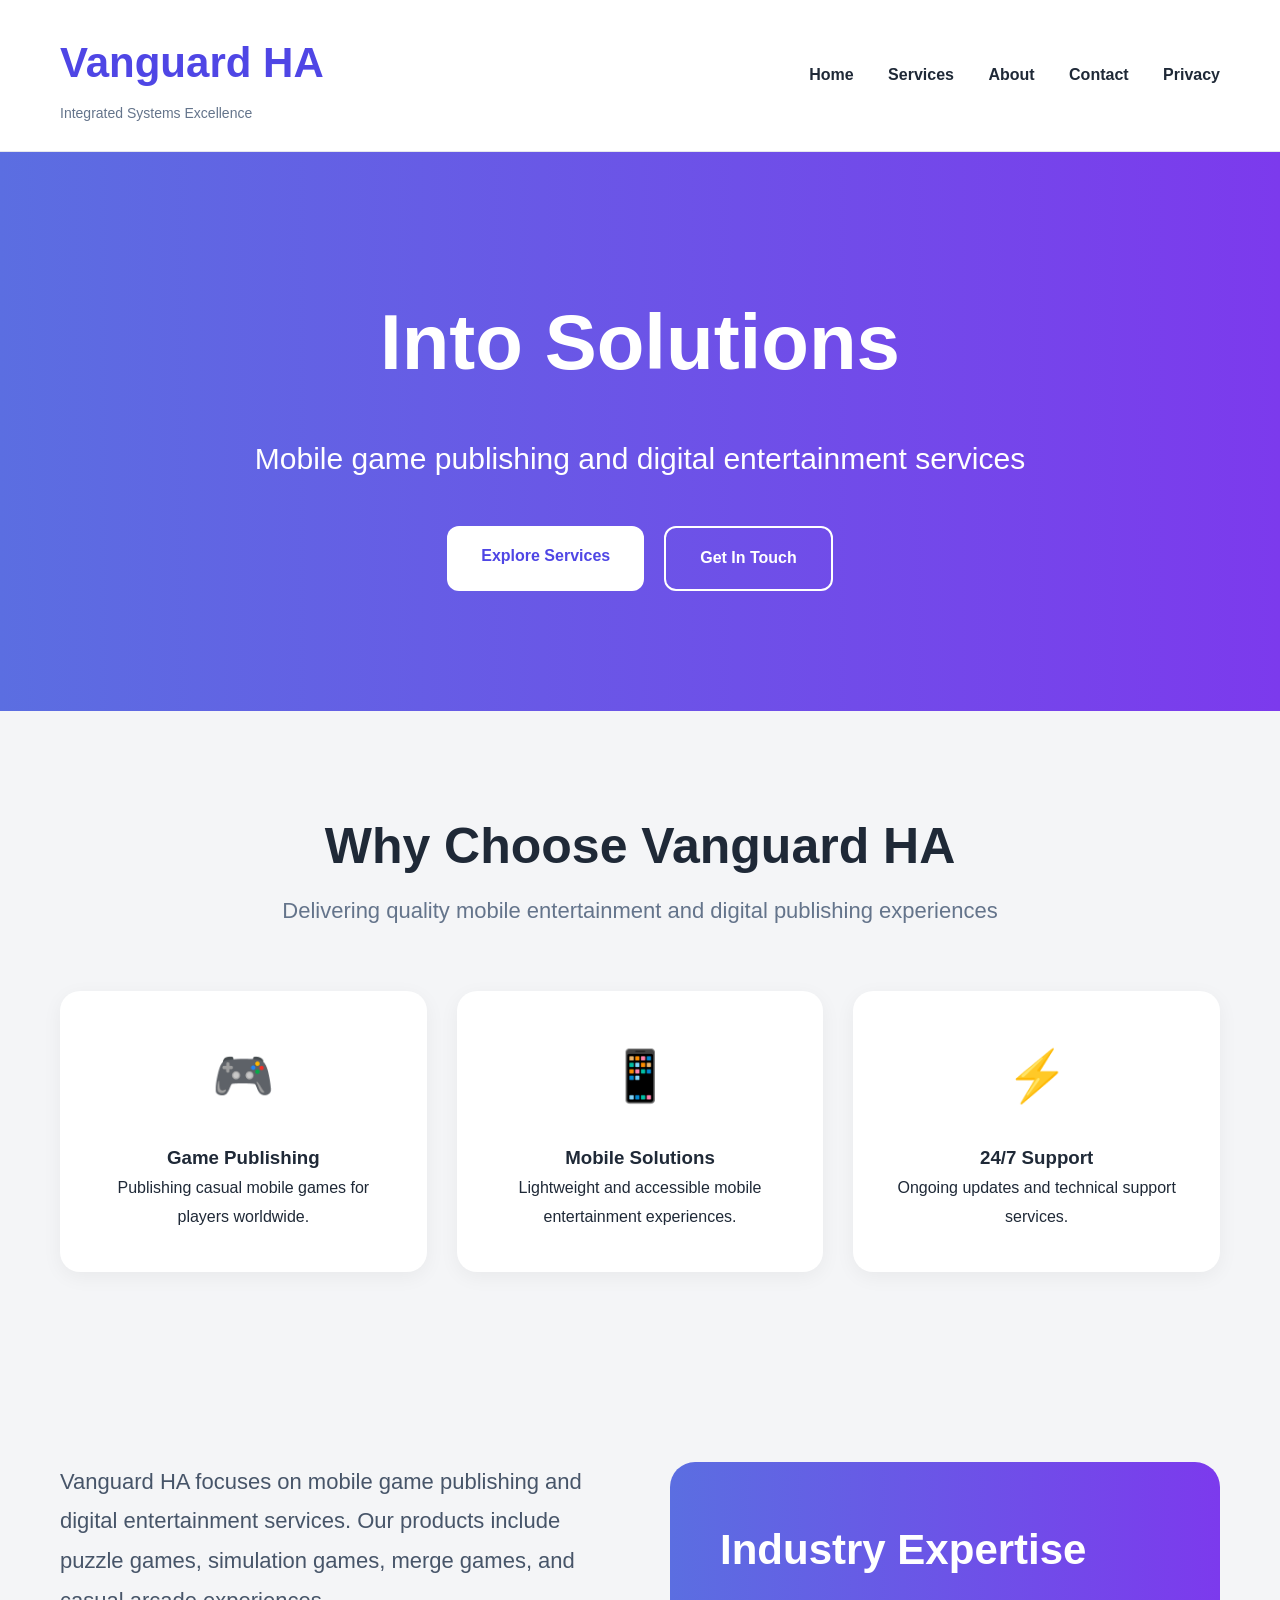
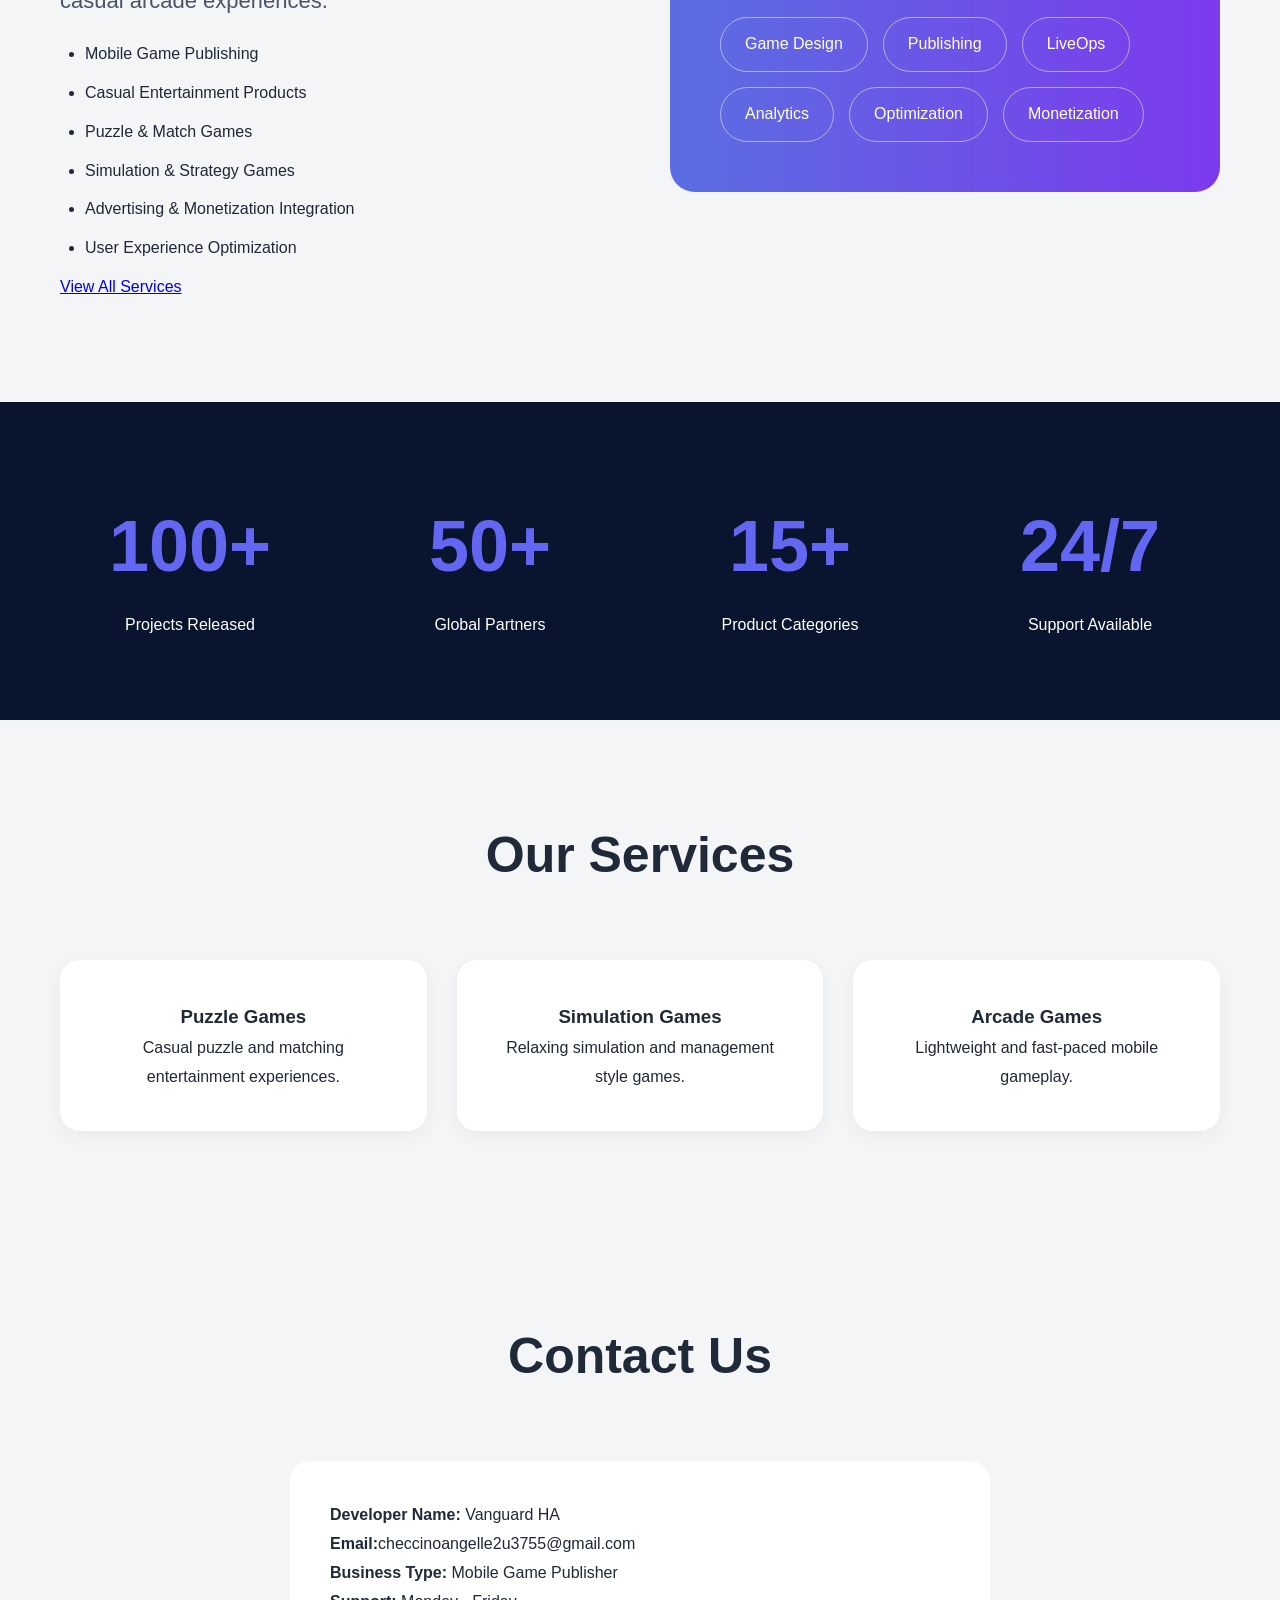
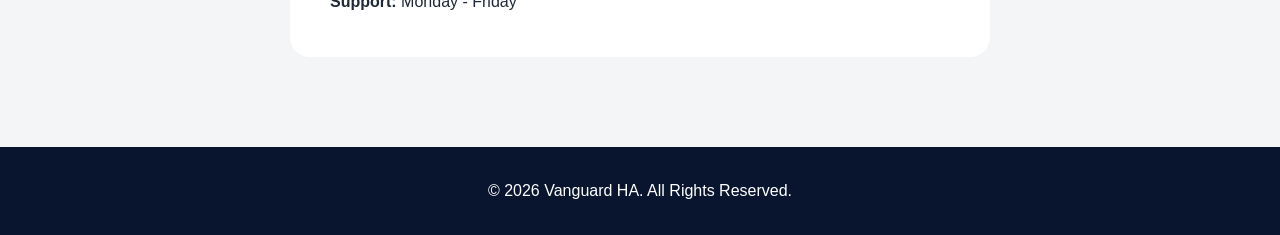
<file: index.html>
<!DOCTYPE html>
<html lang="en">
<head>
    <meta charset="UTF-8">
    <meta name="viewport" content="width=device-width, initial-scale=1.0">
    <title>Vanguard HA</title>
    <link rel="stylesheet" href="styles.css">
</head>
<body>

<header class="navbar">
    <div class="logo-area">
        <h1>Vanguard HA</h1>
        <p>Integrated Systems Excellence</p>
    </div>

    <nav>
        <a href="index.html">Home</a>
        <a href="#services">Services</a>
        <a href="#about">About</a>
        <a href="#contact">Contact</a>
        <a href="privacy.html">Privacy</a>
    </nav>
</header>

<section class="hero">
    <div class="hero-content">
        <h2>Into Solutions</h2>
        <p>Mobile game publishing and digital entertainment services</p>

        <div class="hero-buttons">
            <a href="#services" class="btn-primary">Explore Services</a>
            <a href="#contact" class="btn-secondary">Get In Touch</a>
        </div>
    </div>
</section>

<section class="features">
    <div class="section-title">
        <h2>Why Choose Vanguard HA</h2>
        <p>Delivering quality mobile entertainment and digital publishing experiences</p>
    </div>

    <div class="feature-grid">
        <div class="feature-card">
            <div class="icon">🎮</div>
            <h3>Game Publishing</h3>
            <p>Publishing casual mobile games for players worldwide.</p>
        </div>

        <div class="feature-card">
            <div class="icon">📱</div>
            <h3>Mobile Solutions</h3>
            <p>Lightweight and accessible mobile entertainment experiences.</p>
        </div>

        <div class="feature-card">
            <div class="icon">⚡</div>
            <h3>24/7 Support</h3>
            <p>Ongoing updates and technical support services.</p>
        </div>
    </div>
</section>

<section class="about-section" id="about">

    <div class="about-left">
        <p>
            Vanguard HA focuses on mobile game publishing and digital entertainment services.
            Our products include puzzle games, simulation games, merge games,
            and casual arcade experiences.
        </p>

        <ul>
            <li>Mobile Game Publishing</li>
            <li>Casual Entertainment Products</li>
            <li>Puzzle & Match Games</li>
            <li>Simulation & Strategy Games</li>
            <li>Advertising & Monetization Integration</li>
            <li>User Experience Optimization</li>
        </ul>

        <a href="#services" class="service-link">View All Services</a>
    </div>

    <div class="about-right">
        <div class="about-box">
            <h3>Industry Expertise</h3>

            <div class="tag-grid">
                <span>Game Design</span>
                <span>Publishing</span>
                <span>LiveOps</span>
                <span>Analytics</span>
                <span>Optimization</span>
                <span>Monetization</span>
            </div>
        </div>
    </div>

</section>

<section class="stats">
    <div class="stat-item">
        <h2>100+</h2>
        <p>Projects Released</p>
    </div>

    <div class="stat-item">
        <h2>50+</h2>
        <p>Global Partners</p>
    </div>

    <div class="stat-item">
        <h2>15+</h2>
        <p>Product Categories</p>
    </div>

    <div class="stat-item">
        <h2>24/7</h2>
        <p>Support Available</p>
    </div>
</section>

<section class="services" id="services">
    <div class="section-title">
        <h2>Our Services</h2>
    </div>

    <div class="service-grid">
        <div class="service-card">
            <h3>Puzzle Games</h3>
            <p>Casual puzzle and matching entertainment experiences.</p>
        </div>

        <div class="service-card">
            <h3>Simulation Games</h3>
            <p>Relaxing simulation and management style games.</p>
        </div>

        <div class="service-card">
            <h3>Arcade Games</h3>
            <p>Lightweight and fast-paced mobile gameplay.</p>
        </div>
    </div>
</section>

<section class="contact" id="contact">
    <div class="section-title">
        <h2>Contact Us</h2>
    </div>

    <div class="contact-box">
        <p><strong>Developer Name:</strong> Vanguard HA</p>
        <p><strong>Email:</strong>checcinoangelle2u3755@gmail.com</p>
        <p><strong>Business Type:</strong> Mobile Game Publisher</p>
        <p><strong>Support:</strong> Monday - Friday</p>
    </div>
</section>

<footer>
    <p>© 2026 Vanguard HA. All Rights Reserved.</p>
</footer>

</body>
</html>
</file>
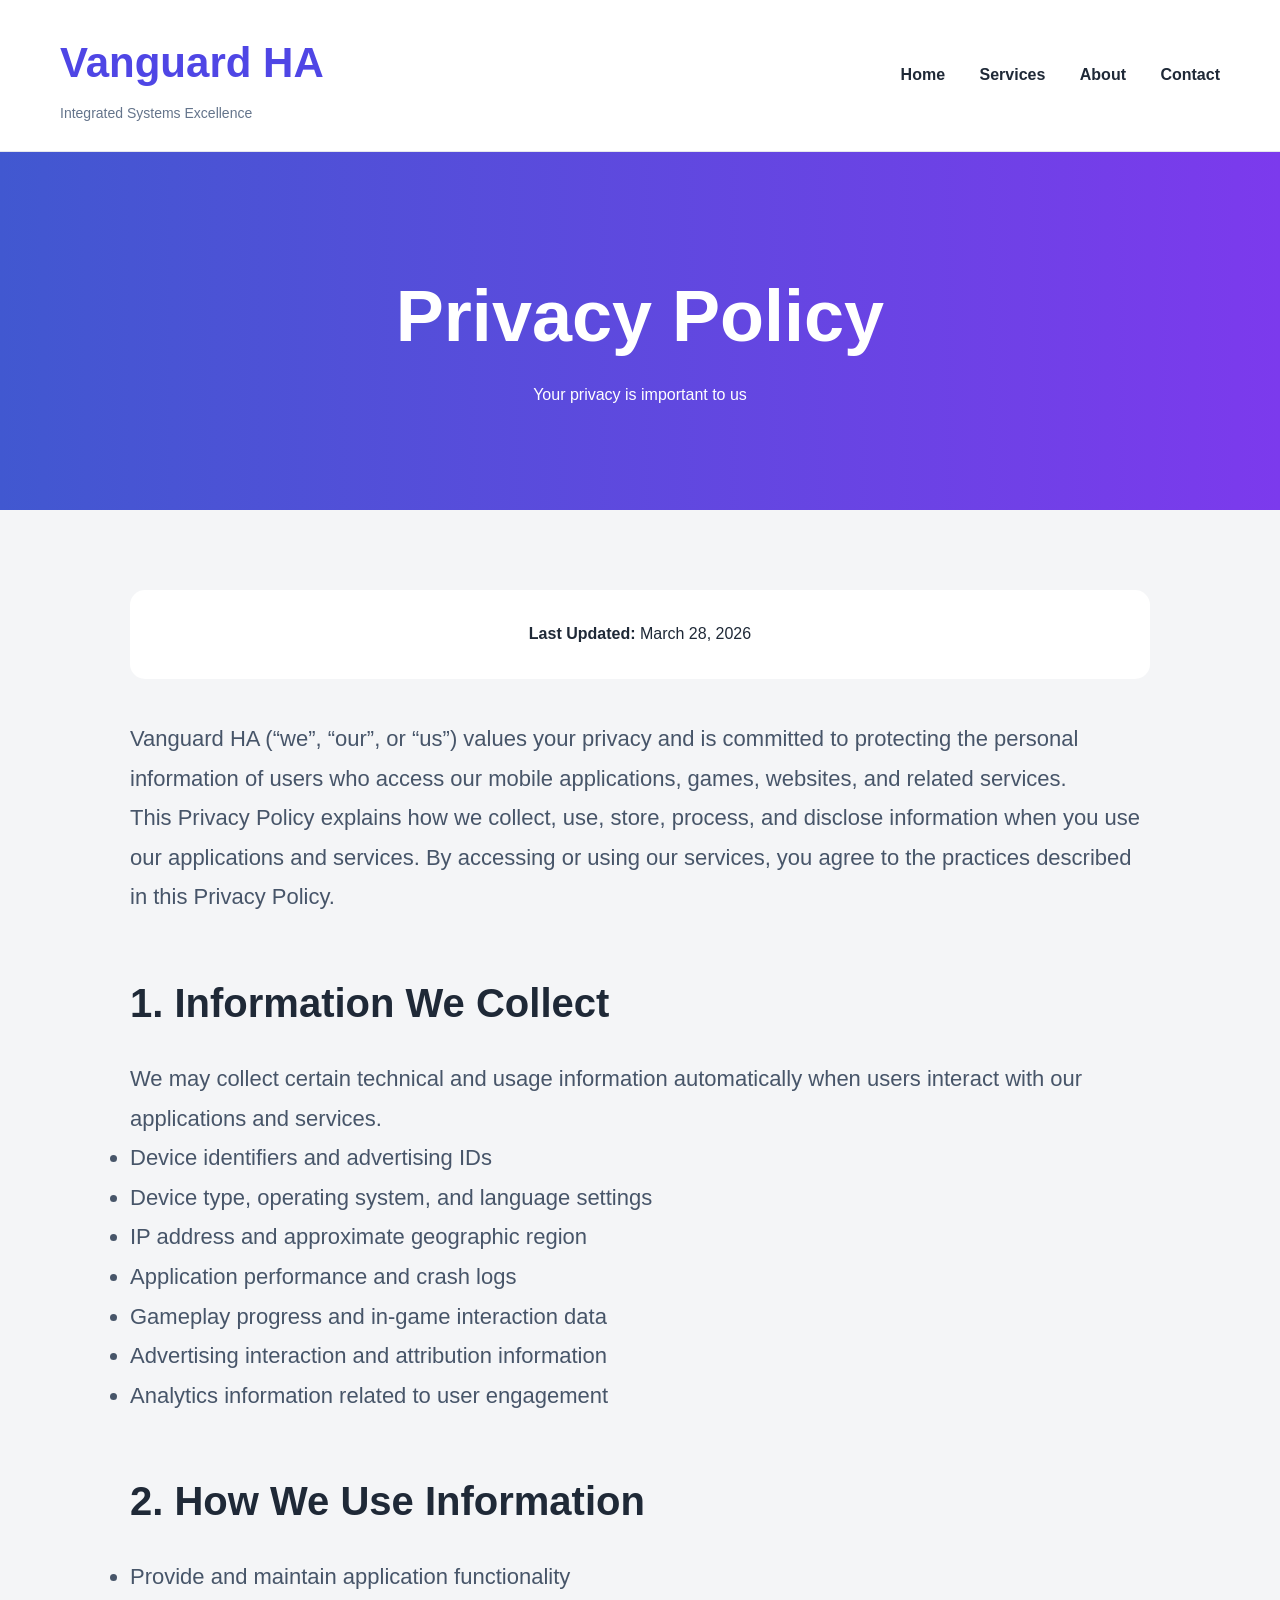
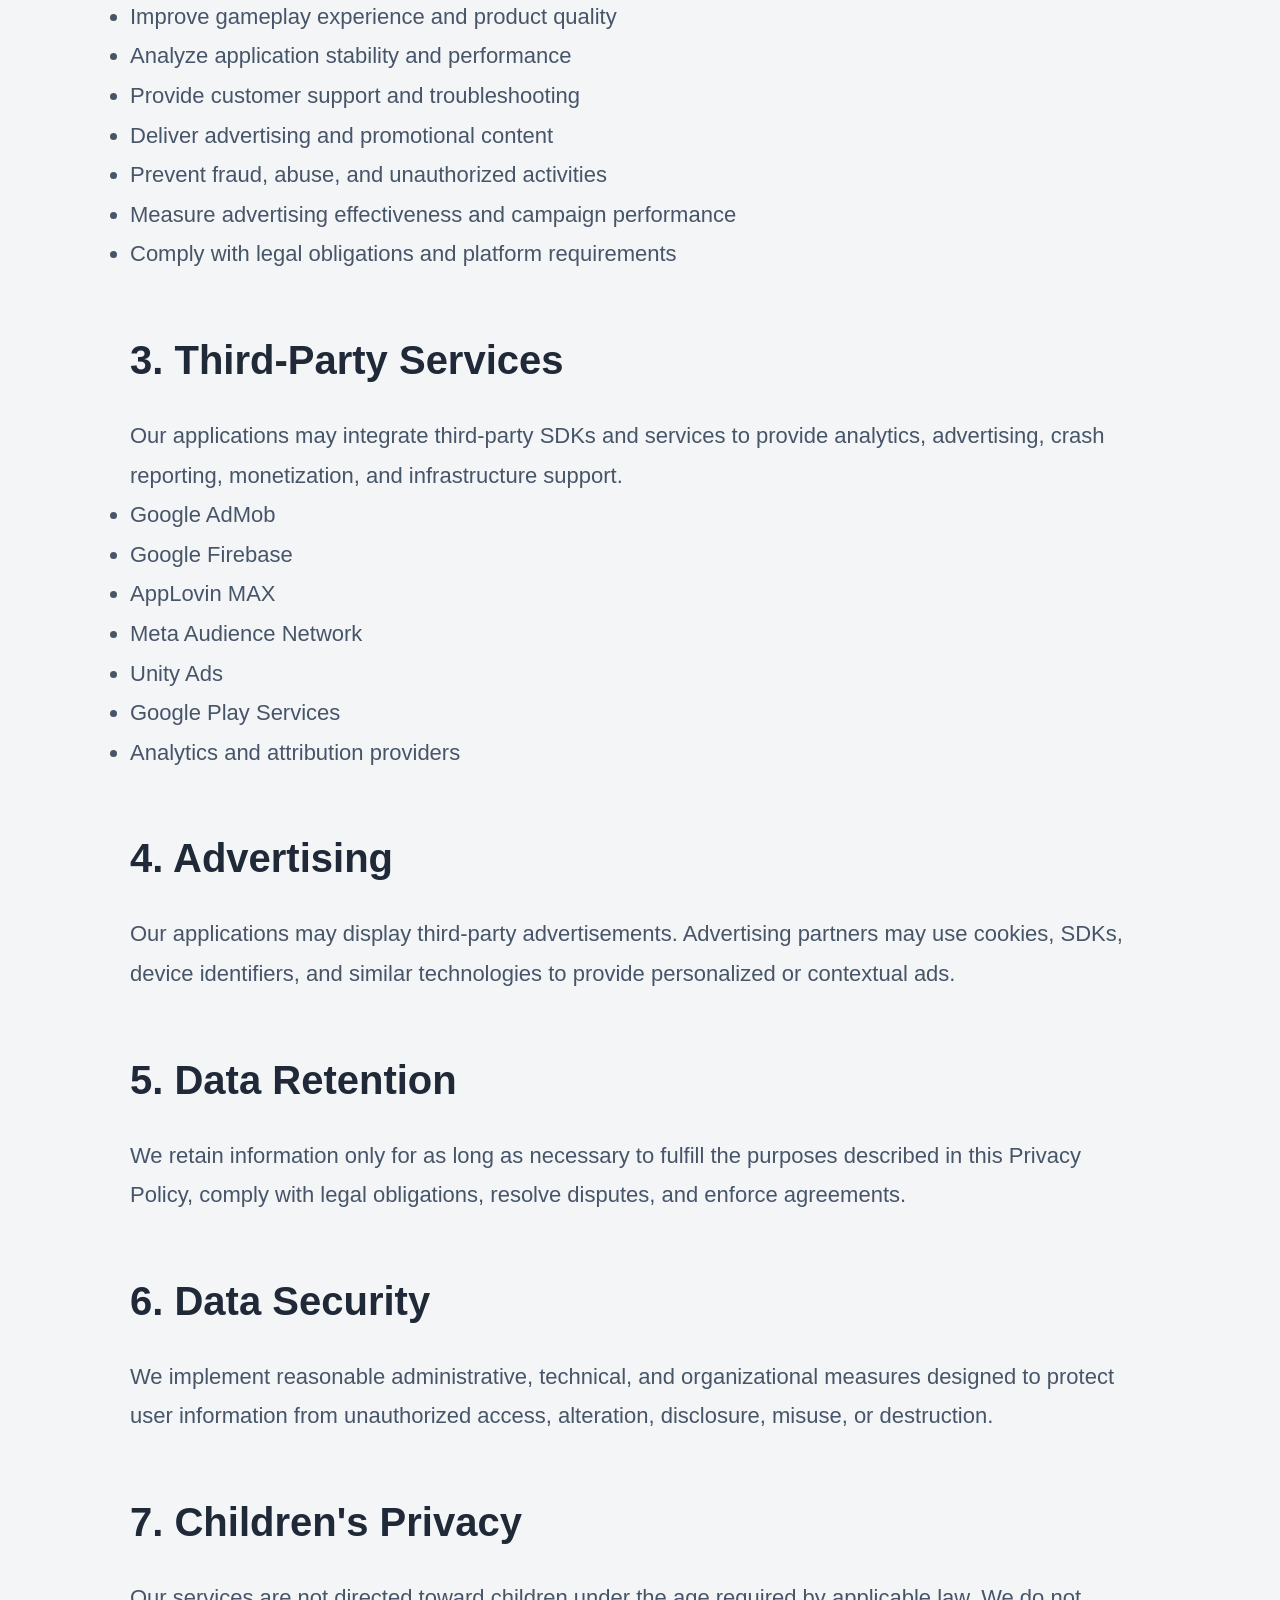
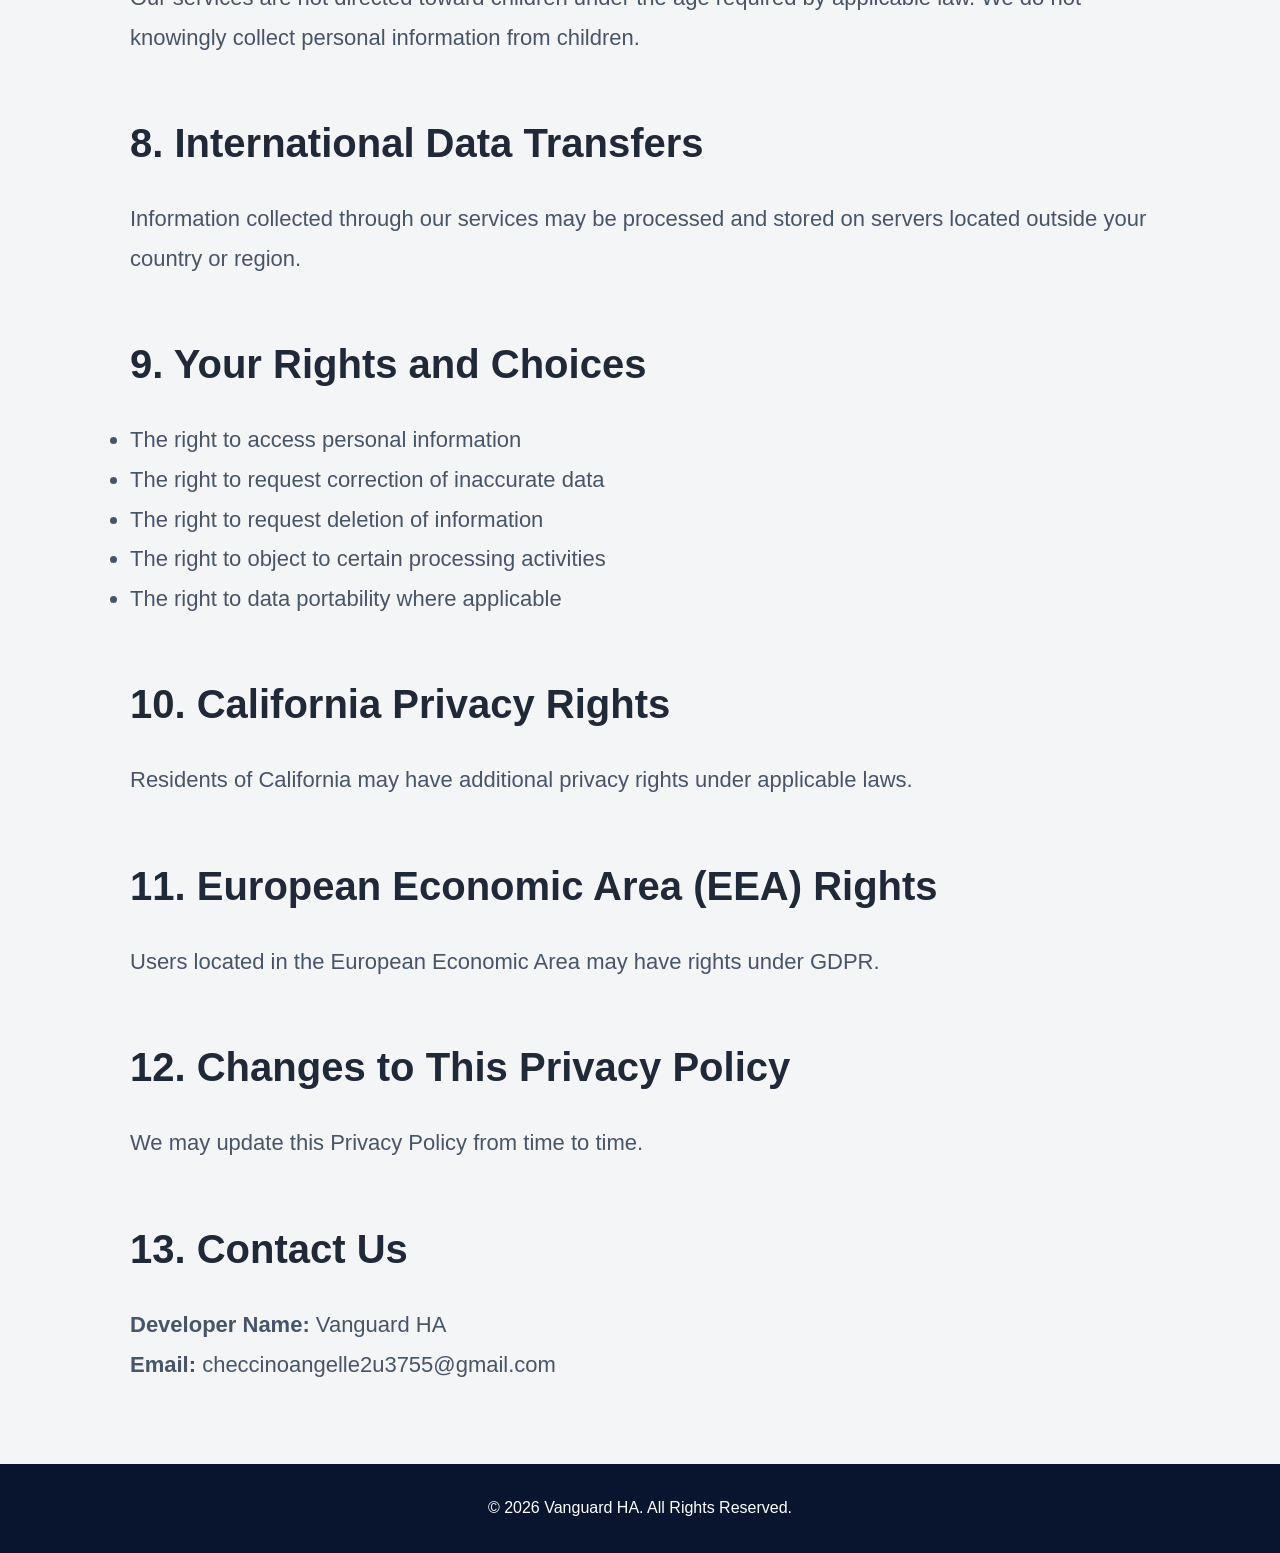
<file: privacy.html>
<!DOCTYPE html>
<html lang="en">
<head>
    <meta charset="UTF-8">
    <meta name="viewport" content="width=device-width, initial-scale=1.0">
    <title>Privacy Policy - Vanguard HA</title>
    <link rel="stylesheet" href="styles.css">
</head>
<body>

<header class="navbar">
    <div class="logo-area">
        <h1>Vanguard HA</h1>
        <p>Integrated Systems Excellence</p>
    </div>

    <nav>
        <a href="index.html">Home</a>
        <a href="index.html#services">Services</a>
        <a href="index.html#about">About</a>
        <a href="index.html#contact">Contact</a>
    </nav>
</header>

<section class="privacy-hero">
    <h2>Privacy Policy</h2>
    <p>Your privacy is important to us</p>
</section>

<section class="privacy-content">

    <div class="update-box">
        <strong>Last Updated:</strong> March 28, 2026
    </div>

    <p>
        Vanguard HA (“we”, “our”, or “us”) values your privacy and is committed to protecting
        the personal information of users who access our mobile applications, games,
        websites, and related services.
    </p>

    <p>
        This Privacy Policy explains how we collect, use, store, process, and disclose information
        when you use our applications and services. By accessing or using our services,
        you agree to the practices described in this Privacy Policy.
    </p>

    <h3>1. Information We Collect</h3>

    <p>
        We may collect certain technical and usage information automatically when users interact
        with our applications and services.
    </p>

    <ul>
        <li>Device identifiers and advertising IDs</li>
        <li>Device type, operating system, and language settings</li>
        <li>IP address and approximate geographic region</li>
        <li>Application performance and crash logs</li>
        <li>Gameplay progress and in-game interaction data</li>
        <li>Advertising interaction and attribution information</li>
        <li>Analytics information related to user engagement</li>
    </ul>

    <h3>2. How We Use Information</h3>

    <ul>
        <li>Provide and maintain application functionality</li>
        <li>Improve gameplay experience and product quality</li>
        <li>Analyze application stability and performance</li>
        <li>Provide customer support and troubleshooting</li>
        <li>Deliver advertising and promotional content</li>
        <li>Prevent fraud, abuse, and unauthorized activities</li>
        <li>Measure advertising effectiveness and campaign performance</li>
        <li>Comply with legal obligations and platform requirements</li>
    </ul>

    <h3>3. Third-Party Services</h3>

    <p>
        Our applications may integrate third-party SDKs and services to provide analytics,
        advertising, crash reporting, monetization, and infrastructure support.
    </p>

    <ul>
        <li>Google AdMob</li>
        <li>Google Firebase</li>
        <li>AppLovin MAX</li>
        <li>Meta Audience Network</li>
        <li>Unity Ads</li>
        <li>Google Play Services</li>
        <li>Analytics and attribution providers</li>
    </ul>

    <h3>4. Advertising</h3>

    <p>
        Our applications may display third-party advertisements.
        Advertising partners may use cookies, SDKs, device identifiers,
        and similar technologies to provide personalized or contextual ads.
    </p>

    <h3>5. Data Retention</h3>

    <p>
        We retain information only for as long as necessary to fulfill the purposes described
        in this Privacy Policy, comply with legal obligations, resolve disputes,
        and enforce agreements.
    </p>

    <h3>6. Data Security</h3>

    <p>
        We implement reasonable administrative, technical, and organizational measures
        designed to protect user information from unauthorized access, alteration,
        disclosure, misuse, or destruction.
    </p>

    <h3>7. Children's Privacy</h3>

    <p>
        Our services are not directed toward children under the age required by applicable law.
        We do not knowingly collect personal information from children.
    </p>

    <h3>8. International Data Transfers</h3>

    <p>
        Information collected through our services may be processed and stored on servers
        located outside your country or region.
    </p>

    <h3>9. Your Rights and Choices</h3>

    <ul>
        <li>The right to access personal information</li>
        <li>The right to request correction of inaccurate data</li>
        <li>The right to request deletion of information</li>
        <li>The right to object to certain processing activities</li>
        <li>The right to data portability where applicable</li>
    </ul>

    <h3>10. California Privacy Rights</h3>

    <p>
        Residents of California may have additional privacy rights under applicable laws.
    </p>

    <h3>11. European Economic Area (EEA) Rights</h3>

    <p>
        Users located in the European Economic Area may have rights under GDPR.
    </p>

    <h3>12. Changes to This Privacy Policy</h3>

    <p>
        We may update this Privacy Policy from time to time.
    </p>

    <h3>13. Contact Us</h3>

    <p><strong>Developer Name:</strong> Vanguard HA</p>
    <p><strong>Email:</strong> checcinoangelle2u3755@gmail.com</p>

</section>

<footer>
    <p>© 2026 Vanguard HA. All Rights Reserved.</p>
</footer>

</body>
</html>
</file>
<file: styles.css>
*{
    margin:0;
    padding:0;
    box-sizing:border-box;
    font-family:Arial,sans-serif;
}

body{
    background:#f4f5f7;
    color:#1f2937;
    line-height:1.8;
}

.navbar{
    background:#ffffff;
    display:flex;
    justify-content:space-between;
    align-items:center;
    padding:25px 60px;
    border-bottom:1px solid #e5e7eb;
    flex-wrap:wrap;
}

.logo-area h1{
    color:#4f46e5;
    font-size:42px;
    font-weight:800;
}

.logo-area p{
    color:#64748b;
    font-size:14px;
}

nav a{
    margin-left:30px;
    text-decoration:none;
    color:#1f2937;
    font-weight:600;
}

.hero{
    background:linear-gradient(90deg,#5b6ee1,#7c3aed);
    color:white;
    text-align:center;
    padding:120px 20px;
}

.hero h2{
    font-size:78px;
    margin-bottom:20px;
}

.hero p{
    font-size:30px;
    margin-bottom:40px;
}

.hero-buttons{
    display:flex;
    justify-content:center;
    gap:20px;
    flex-wrap:wrap;
}

.btn-primary,.btn-secondary{
    padding:16px 34px;
    border-radius:12px;
    text-decoration:none;
    font-weight:bold;
}

.btn-primary{
    background:white;
    color:#4f46e5;
}

.btn-secondary{
    border:2px solid white;
    color:white;
}

.section-title{
    text-align:center;
    margin-bottom:60px;
}

.section-title h2{
    font-size:50px;
}

.section-title p{
    color:#64748b;
    font-size:22px;
}

.features,.services,.contact{
    padding:90px 60px;
}

.feature-grid,.service-grid{
    display:grid;
    grid-template-columns:repeat(auto-fit,minmax(260px,1fr));
    gap:30px;
}

.feature-card,.service-card{
    background:white;
    padding:40px;
    border-radius:20px;
    text-align:center;
    box-shadow:0 5px 20px rgba(0,0,0,0.05);
}

.icon{
    font-size:50px;
    margin-bottom:20px;
}

.about-section{
    display:grid;
    grid-template-columns:1fr 1fr;
    gap:60px;
    padding:100px 60px;
}

.about-left p,.privacy-content p,.privacy-content li{
    font-size:22px;
    color:#475569;
}

.about-left ul{
    margin-left:25px;
    margin-top:20px;
}

.about-left li{
    margin-bottom:10px;
}

.about-box{
    background:linear-gradient(90deg,#5b6ee1,#7c3aed);
    color:white;
    padding:50px;
    border-radius:25px;
}

.about-box h3{
    font-size:42px;
    margin-bottom:30px;
}

.tag-grid{
    display:flex;
    flex-wrap:wrap;
    gap:15px;
}

.tag-grid span{
    border:1px solid rgba(255,255,255,0.5);
    padding:12px 24px;
    border-radius:30px;
}

.stats{
    background:#09152f;
    color:white;
    display:grid;
    grid-template-columns:repeat(auto-fit,minmax(200px,1fr));
    text-align:center;
    padding:80px 40px;
}

.stat-item h2{
    color:#6366f1;
    font-size:72px;
}

.contact-box{
    background:white;
    max-width:700px;
    margin:auto;
    padding:40px;
    border-radius:20px;
}

.privacy-hero{
    background:linear-gradient(90deg,#4158d0,#7c3aed);
    color:white;
    text-align:center;
    padding:100px 20px;
}

.privacy-hero h2{
    font-size:72px;
}

.privacy-content{
    max-width:1100px;
    margin:auto;
    padding:80px 40px;
}

.update-box{
    background:white;
    padding:30px;
    border-radius:15px;
    margin-bottom:40px;
    text-align:center;
}

.privacy-content h3{
    margin-top:50px;
    margin-bottom:20px;
    font-size:40px;
}

footer{
    background:#09152f;
    color:white;
    text-align:center;
    padding:30px;
}

@media(max-width:900px){
    .about-section{
        grid-template-columns:1fr;
    }

    .hero h2{
        font-size:48px;
    }

    .hero p{
        font-size:22px;
    }

    .navbar{
        padding:20px;
    }
}
</file>
